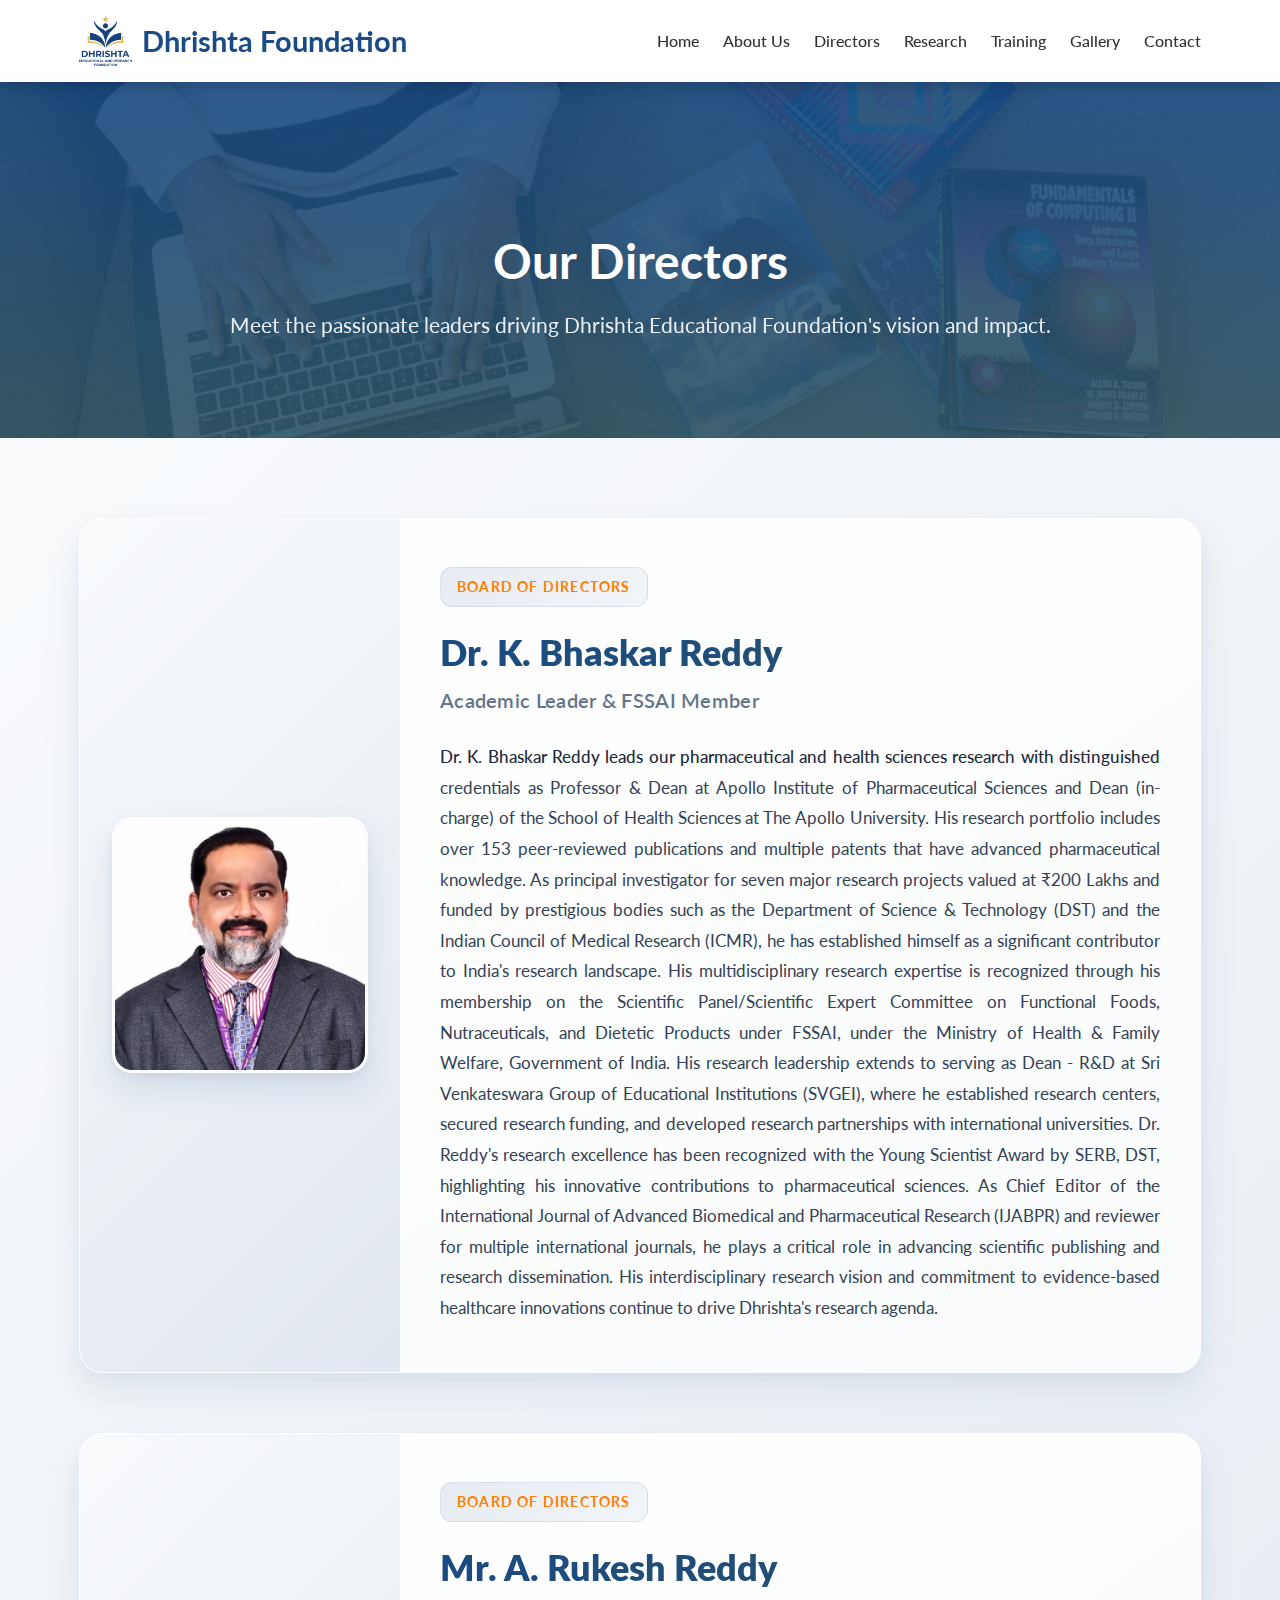
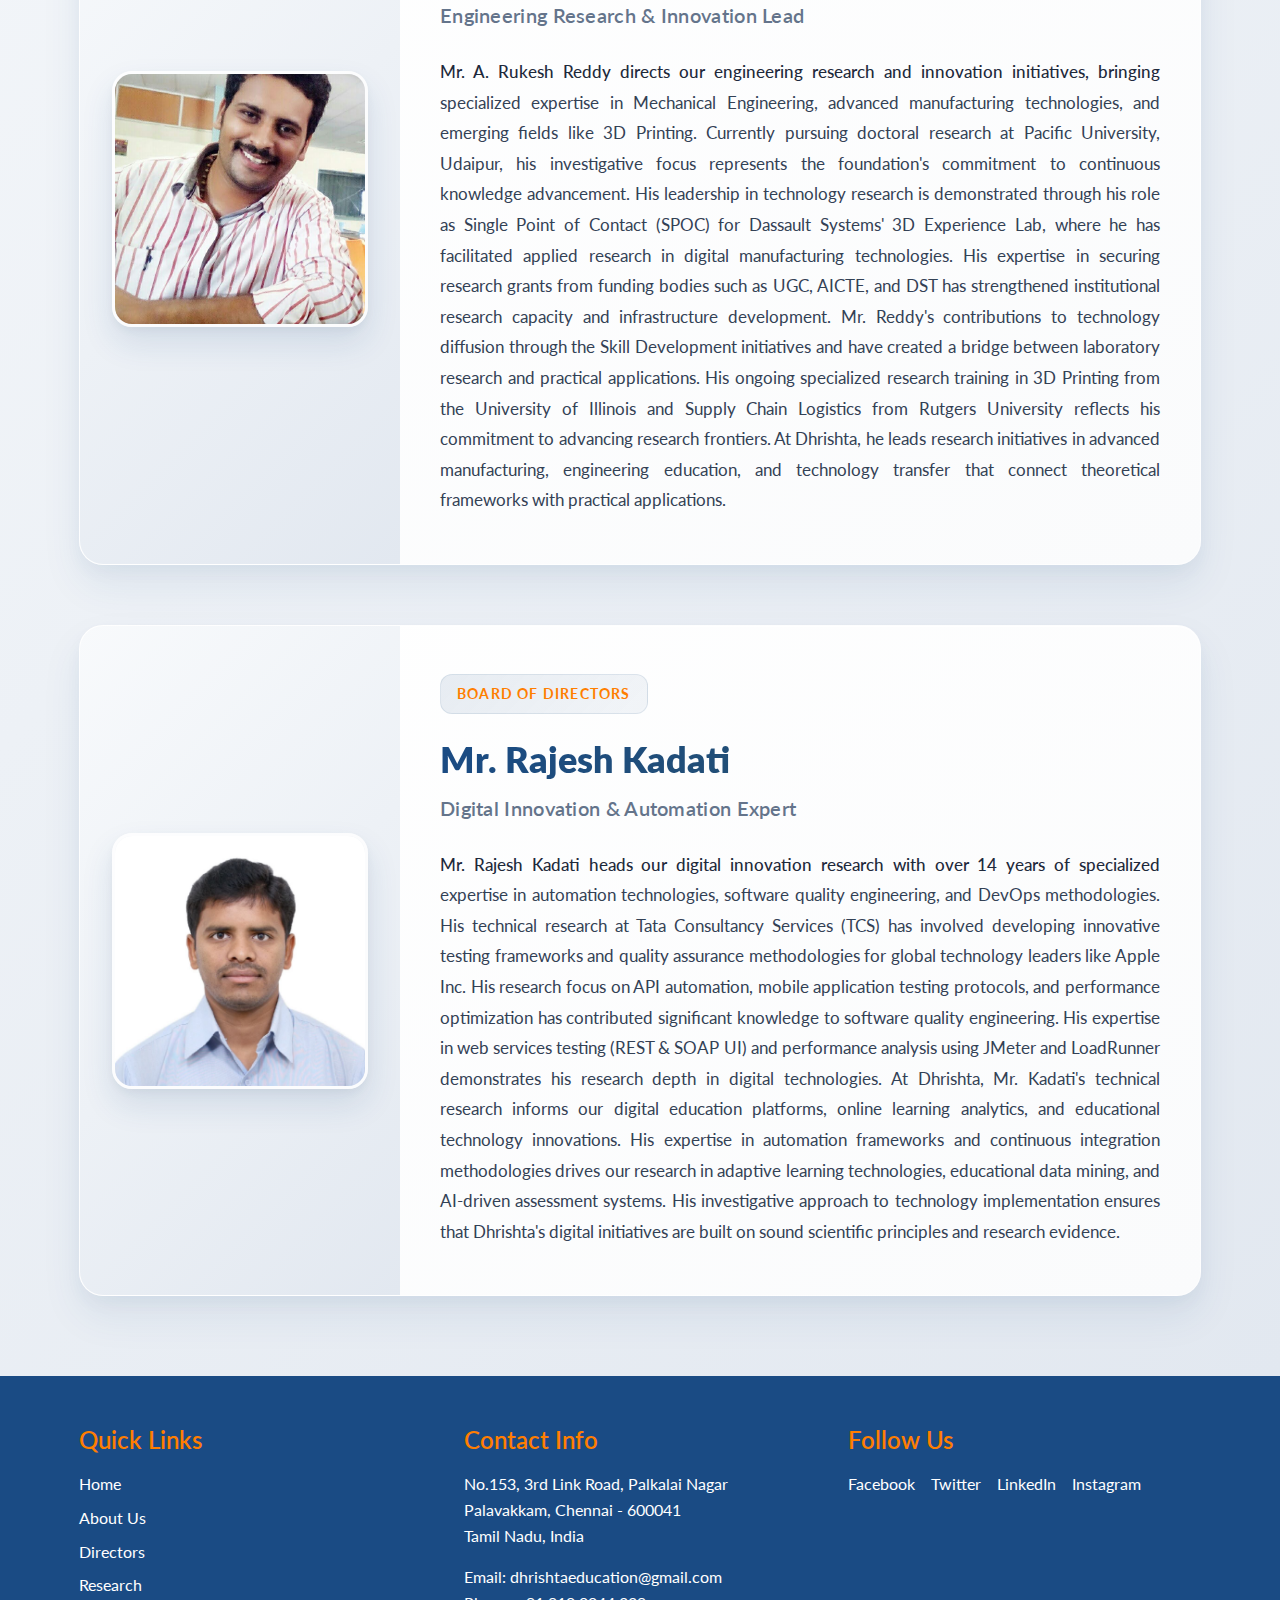
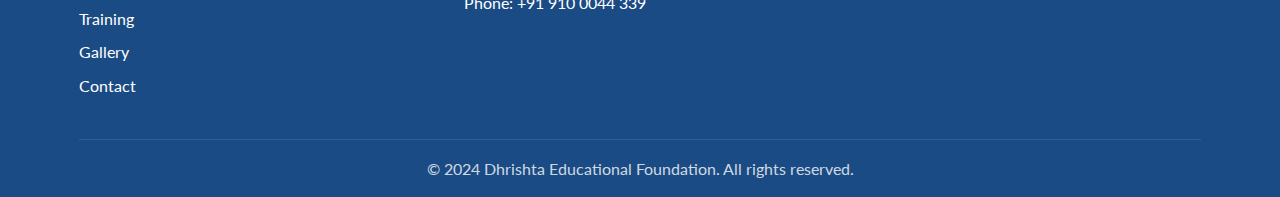
<file: directors/director.html>
<!DOCTYPE html>
<html lang="en">
<head>
    <meta charset="UTF-8">
    <meta name="viewport" content="width=device-width, initial-scale=1.0">
    <title>Directors - Dhrishta Educational Foundation</title>
    <link rel="icon" href="../assets/images/logo.png" type="image/png">
    <link rel="preconnect" href="https://fonts.googleapis.com">
    <link rel="preconnect" href="https://fonts.gstatic.com" crossorigin>
    <link href="https://fonts.googleapis.com/css2?family=Lato:wght@300;400;600;700&display=swap" rel="stylesheet">
    <link rel="stylesheet" href="../assets/css/global.css">
    <link rel="stylesheet" href="director.css">
</head>
<body>
    <nav id="navbar">
        <div class="container">
            <div class="nav-brand">
                <img src="../assets/images/logo.png" alt="logo" class="logo">
                <a href="../index.html">Dhrishta Foundation</a>
            </div>
            <ul class="nav-links">
                <li><a href="../index.html">Home</a></li>
                <li><a href="../about/about.html" class="active">About Us</a></li>
                <li><a href="director.html">Directors</a></li>
                <li><a href="../research/research.html">Research</a></li>
                <li><a href="../training/training.html">Training</a></li>
                <li><a href="../gallery/gallery.html">Gallery</a></li>
                <li><a href="../contact/contact.html">Contact</a></li>
            </ul>
            <button class="mobile-menu-btn">☰</button>
        </div>
    </nav>

    <section class="page-header">
        <div class="container">
            <h1>Our Directors</h1>
            <p>Meet the passionate leaders driving Dhrishta Educational Foundation's vision and impact.</p>
        </div>
    </section>

    <section class="directors-list">
        <div class="container" id="directors-container">
            <!-- Directors will be injected here by JS -->
        </div>
    </section>

    <footer>
        <div class="container">
            <div class="footer-content">
                <div class="footer-section">
                    <h3>Quick Links</h3>
                    <ul>
                        <li><a href="../index.html">Home</a></li>
                        <li><a href="../about/about.html">About Us</a></li>
                        <li><a href="director.html">Directors</a></li>
                        <li><a href="../research/research.html">Research</a></li>
                        <li><a href="../training/training.html">Training</a></li>
                        <li><a href="../gallery/gallery.html">Gallery</a></li>
                        <li><a href="../contact/contact.html">Contact</a></li>
                    </ul>
                </div>
                <div class="footer-section">
                    <h3>Contact Info</h3>
                    <p>No.153, 3rd Link Road, Palkalai Nagar<br>
                    Palavakkam, Chennai - 600041<br>
                    Tamil Nadu, India</p>
                    <p>Email: dhrishtaeducation@gmail.com<br>
                    Phone: +91 910 0044 339</p>
                </div>
                <div class="footer-section">
                    <h3>Follow Us</h3>
                    <div class="social-links">
                        <a href="#">Facebook</a>
                        <a href="#">Twitter</a>
                        <a href="#">LinkedIn</a>
                        <a href="#">Instagram</a>
                    </div>
                </div>
            </div>
            <div class="footer-bottom">
                <p class="copyright">&copy; 2024 Dhrishta Educational Foundation. All rights reserved.</p>
            </div>
        </div>
    </footer>
    
    <script src="../assets/js/global.js"></script>
    <script src="director.js"></script>
</body>
</html>
</file>
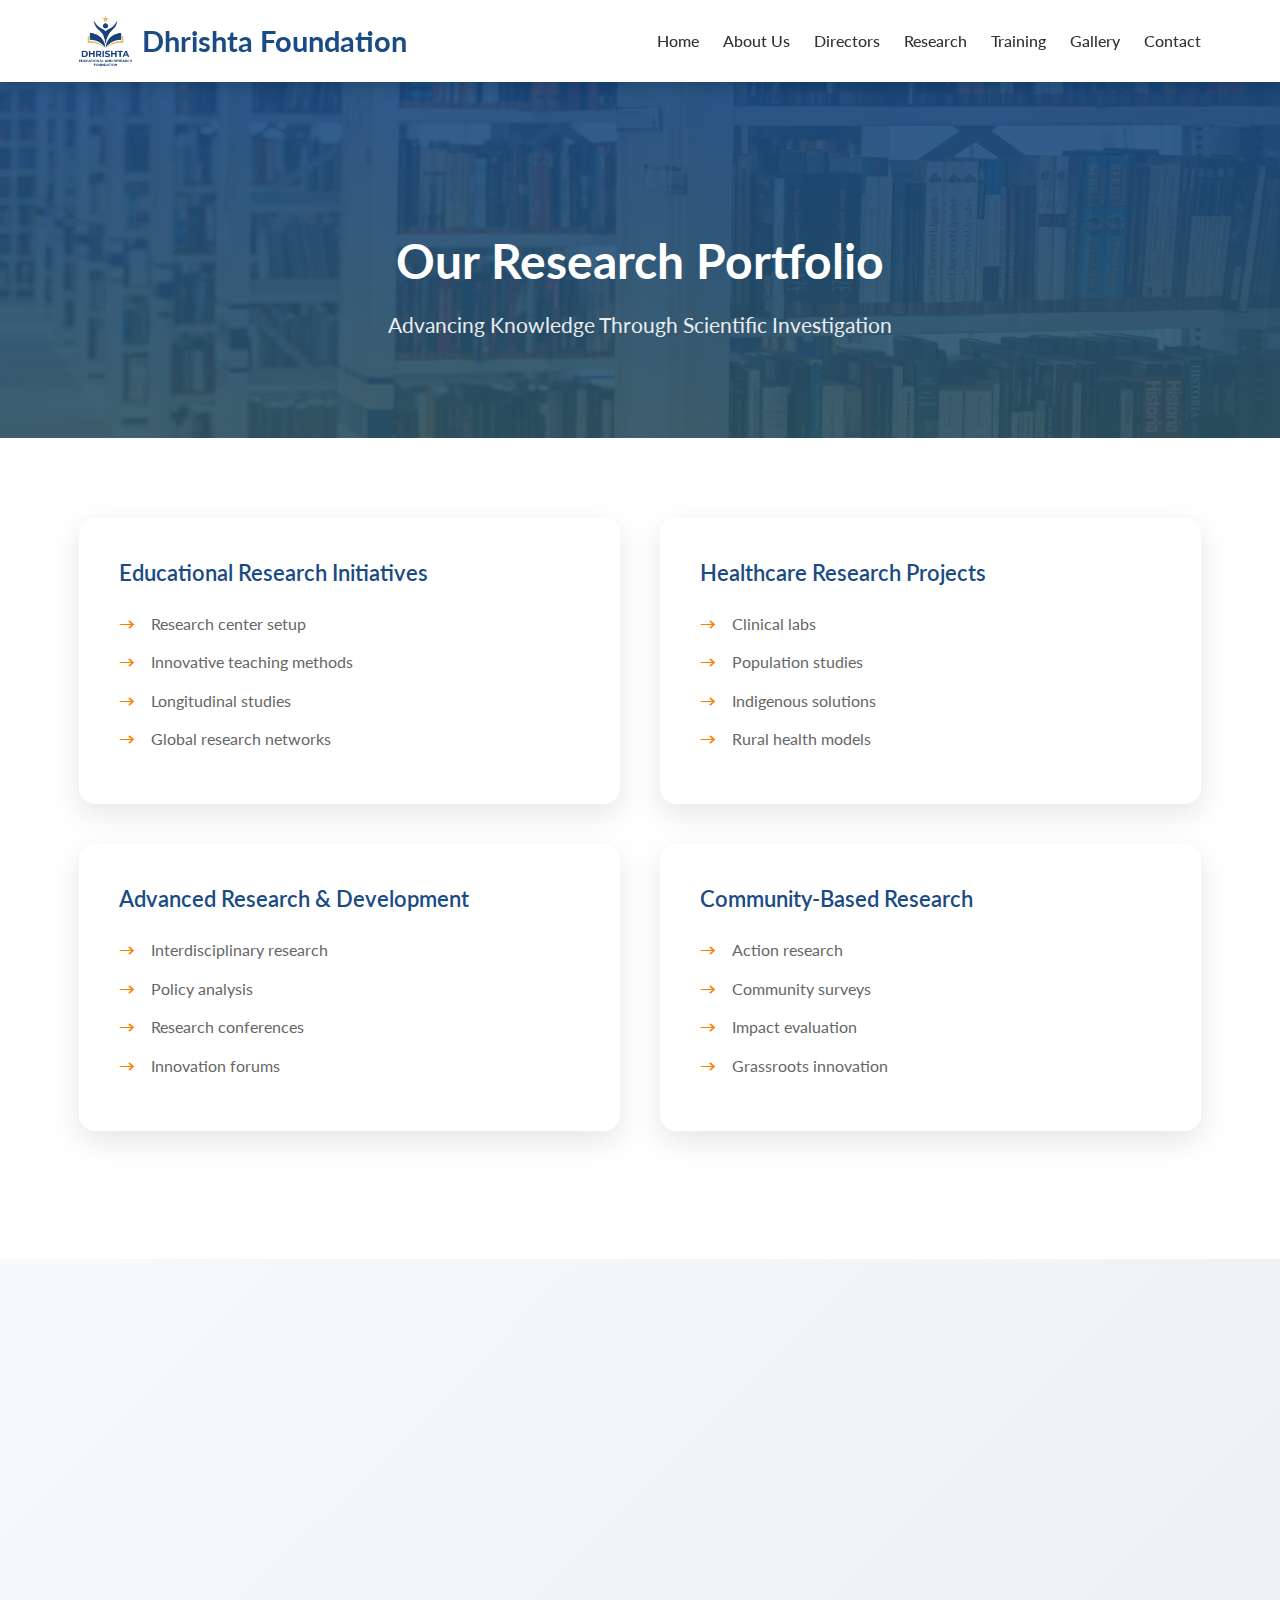
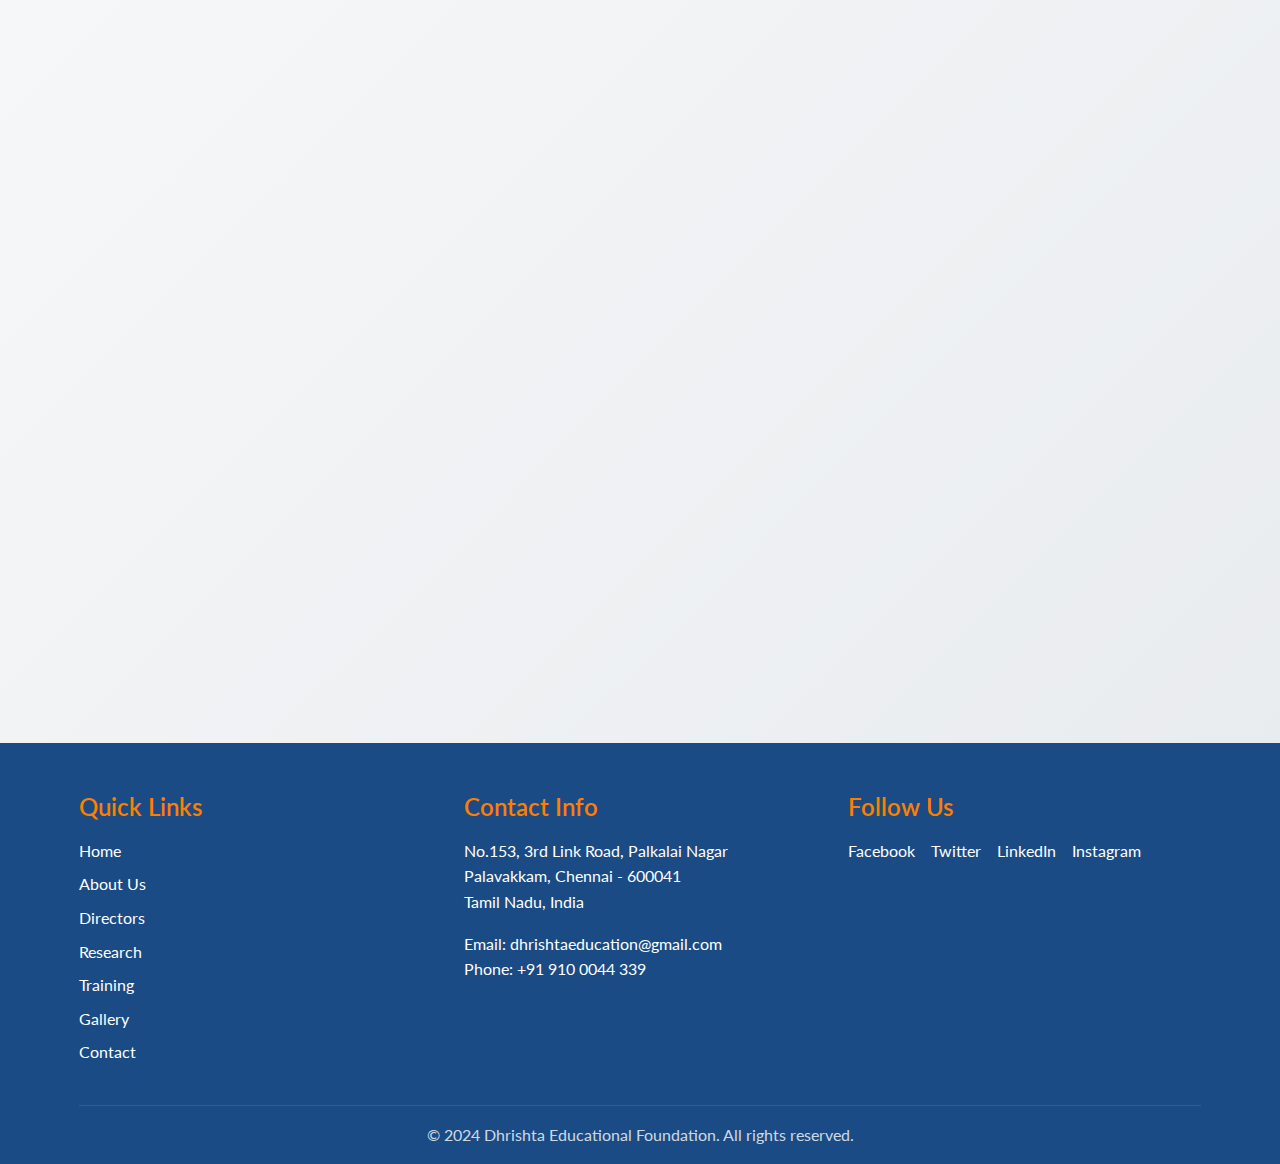
<file: research/research.html>
<!DOCTYPE html>
<html lang="en">
<head>
    <meta charset="UTF-8">
    <meta name="viewport" content="width=device-width, initial-scale=1.0">
    <title>Research - Dhrishta Educational Foundation</title>
    <link rel="icon" href="../assets/images/logo.png" type="image/png">
    <link rel="preconnect" href="https://fonts.googleapis.com">
    <link rel="preconnect" href="https://fonts.gstatic.com" crossorigin>
    <link href="https://fonts.googleapis.com/css2?family=Lato:wght@300;400;600;700&display=swap" rel="stylesheet">
    <link rel="stylesheet" href="../assets/css/global.css">
    <link rel="stylesheet" href="research.css">
</head>
<body>
    <nav id="navbar">
        <div class="container">
            <div class="nav-brand">
                <img src="../assets/images/logo.png" alt="logo" class="logo">
                <a href="../index.html">Dhrishta Foundation</a>
            </div>
            <ul class="nav-links">
                <li><a href="../index.html">Home</a></li>
                <li><a href="../about/about.html">About Us</a></li>
                <li><a href="../directors/director.html">Directors</a></li>
                <li><a href="research.html" class="active">Research</a></li>
                <li><a href="../training/training.html">Training</a></li>
                <li><a href="../gallery/gallery.html">Gallery</a></li>
                <li><a href="../contact/contact.html">Contact</a></li>
            </ul>
            <button class="mobile-menu-btn">☰</button>
        </div>
    </nav>

    <section class="page-header">
        <div class="container">
            <h1>Our Research Portfolio</h1>
            <p>Advancing Knowledge Through Scientific Investigation</p>
        </div>
    </section>

    <section class="section">
        <div class="container">
            <div class="research-grid">
                <!-- Research cards will be dynamically generated -->
            </div>
        </div>
    </section>

    <section class="research-impact section">
        <div class="container">
            <h2 class="section-title">Research Engagement</h2>
            <div class="research-impact-grid">
                <div class="research-impact-card animate-on-scroll">
                    <div class="impact-icon">🤝</div>
                    <h3>Research Partnerships</h3>
                    <p>Collaborate on research projects that investigate critical questions in education, healthcare, and social development. We welcome academic partnerships, industry research collaborations, and technology co-development initiatives.</p>
                </div>
                <div class="research-impact-card animate-on-scroll">
                    <div class="impact-icon">💰</div>
                    <h3>Research Funding</h3>
                    <p>Support our investigative work through research grants, endowments, and project-specific funding. Your contributions enable laboratory establishment, field studies, and the development of research-based interventions.</p>
                </div>
                <div class="research-impact-card animate-on-scroll">
                    <div class="impact-icon">👥</div>
                    <h3>Research Participation</h3>
                    <p>Share your expertise by joining our research teams as consultants, methodology advisors, or subject matter experts. Your knowledge can strengthen our research design and implementation.</p>
                </div>
                <div class="research-impact-card animate-on-scroll">
                    <div class="impact-icon">🚀</div>
                    <h3>Research Application</h3>
                    <p>Help translate our research findings into practice through pilot programs, technology transfer initiatives, and evidence-based interventions.</p>
                </div>
            </div>
        </div>
    </section>

    <!-- Research Modal -->
    <div id="researchModal" class="research-modal">
        <div class="research-modal-content">
            <span class="research-close-btn">&times;</span>
            <h2 class="modal-main-heading">Research Area Details</h2>
            <h3 id="research-modalTitle"></h3>
            <div id="research-modalBody"></div>
        </div>
    </div>

    <footer>
        <div class="container">
            <div class="footer-content">
                <div class="footer-section">
                    <h3>Quick Links</h3>
                    <ul>
                        <li><a href="../index.html">Home</a></li>
                        <li><a href="../about/about.html">About Us</a></li>
                        <li><a href="../directors/director.html">Directors</a></li>
                        <li><a href="research.html">Research</a></li>
                        <li><a href="../training/training.html">Training</a></li>
                        <li><a href="../gallery/gallery.html">Gallery</a></li>
                        <li><a href="../contact/contact.html">Contact</a></li>
                    </ul>
                </div>
                <div class="footer-section">
                    <h3>Contact Info</h3>
                    <p>No.153, 3rd Link Road, Palkalai Nagar<br>
                    Palavakkam, Chennai - 600041<br>
                    Tamil Nadu, India</p>
                    <p>Email: dhrishtaeducation@gmail.com<br>
                    Phone: +91 910 0044 339</p>
                </div>
                <div class="footer-section">
                    <h3>Follow Us</h3>
                    <div class="social-links">
                        <a href="#">Facebook</a>
                        <a href="#">Twitter</a>
                        <a href="#">LinkedIn</a>
                        <a href="#">Instagram</a>
                    </div>
                </div>
            </div>
            <div class="footer-bottom">
                <p class="copyright">&copy; 2024 Dhrishta Educational Foundation. All rights reserved.</p>
            </div>
        </div>
    </footer>
    
    <script src="../assets/js/global.js"></script>
    <script src="research.js"></script>
</body>
</html>
</file>
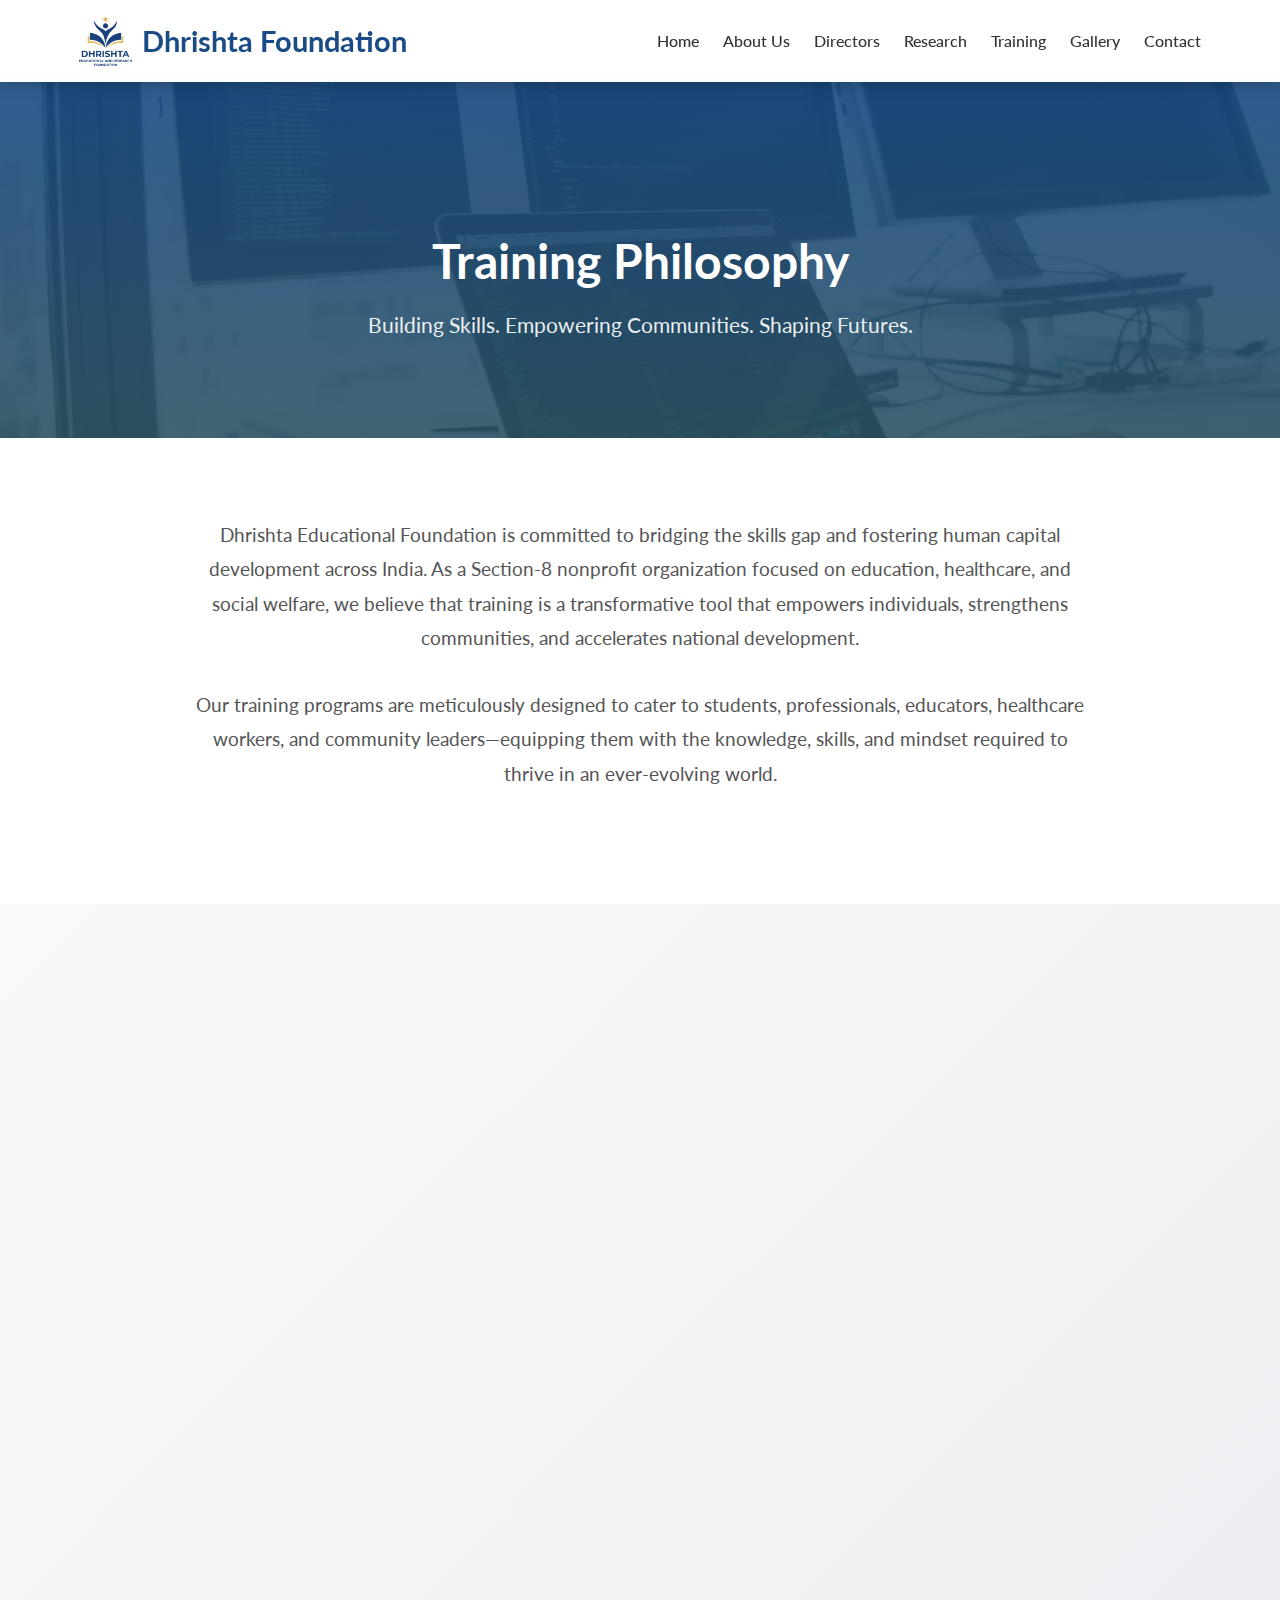
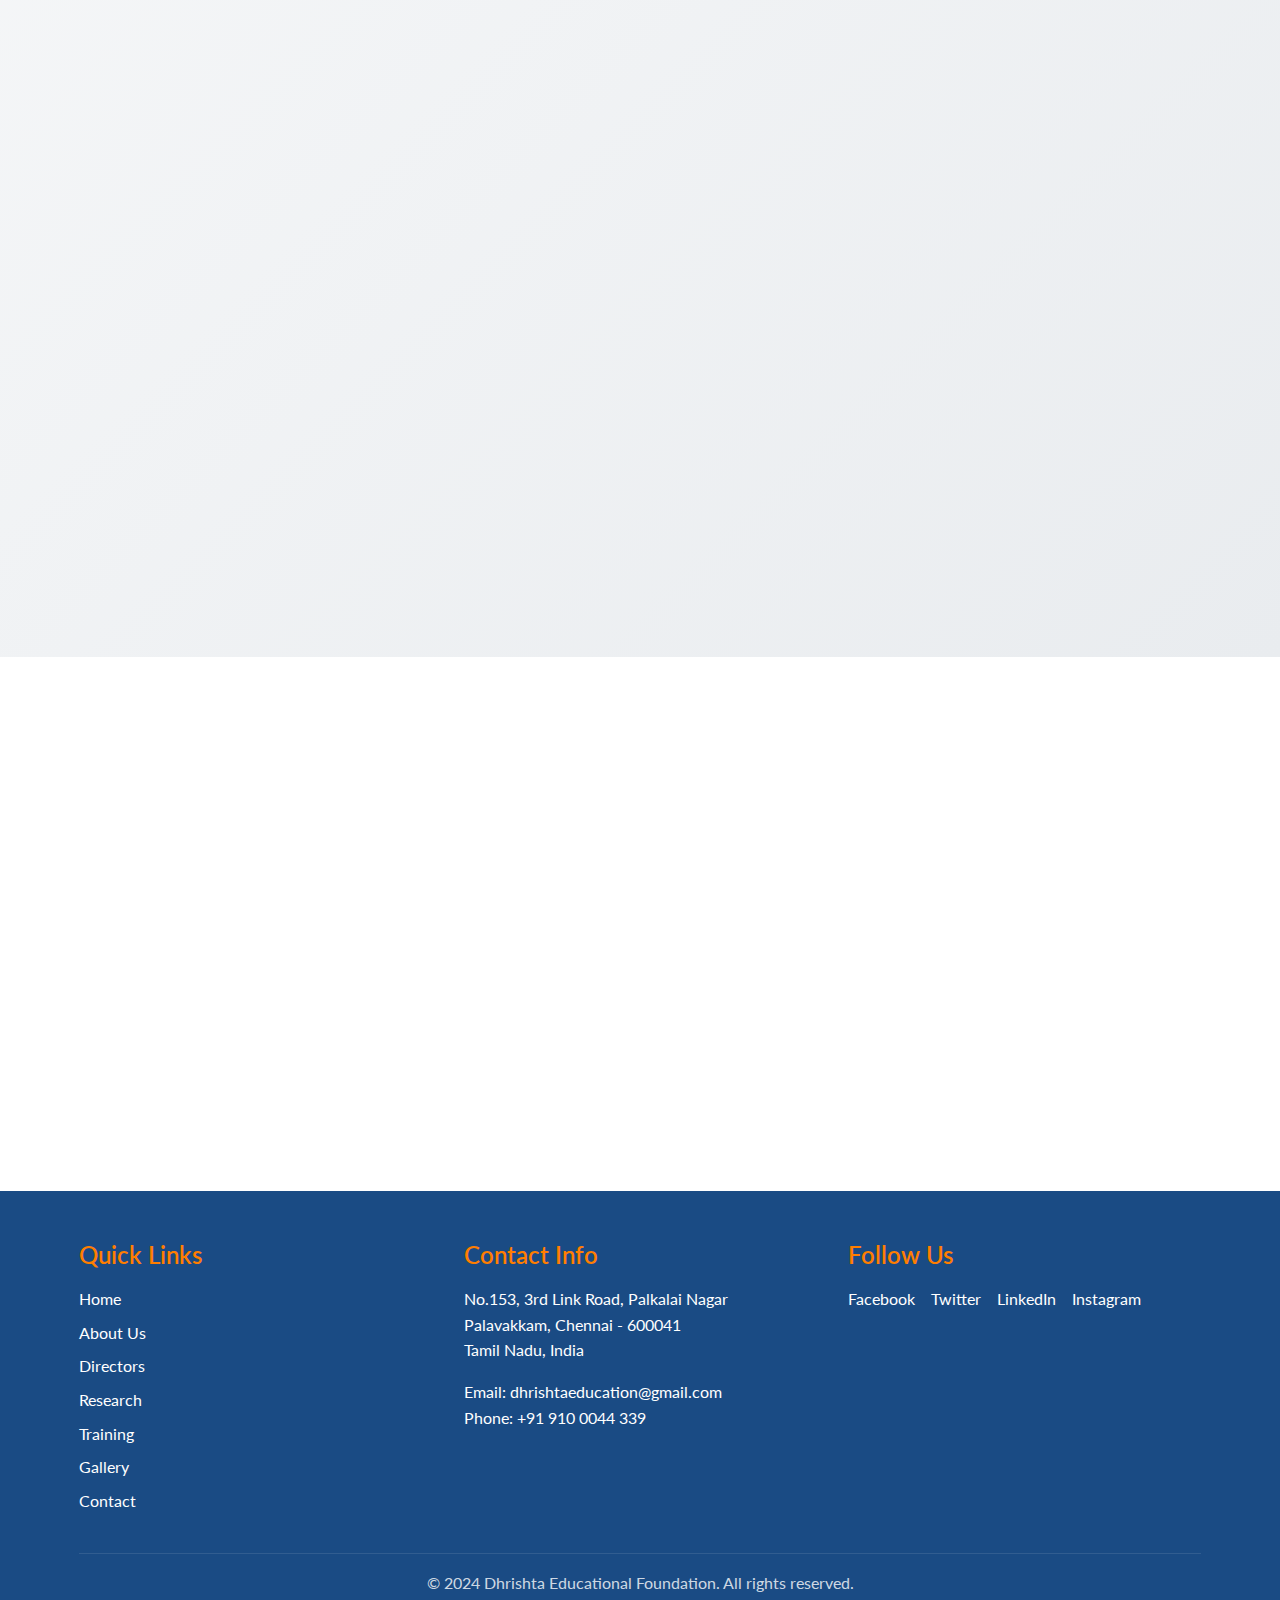
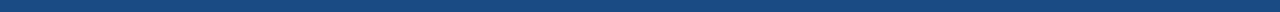
<file: training/training.html>
<!DOCTYPE html>
<html lang="en">
<head>
    <meta charset="UTF-8">
    <meta name="viewport" content="width=device-width, initial-scale=1.0">
    <title>Training - Dhrishta Educational Foundation</title>
    <link rel="icon" href="../assets/images/logo.png" type="image/png">
    <link rel="preconnect" href="https://fonts.googleapis.com">
    <link rel="preconnect" href="https://fonts.gstatic.com" crossorigin>
    <link href="https://fonts.googleapis.com/css2?family=Lato:wght@300;400;600;700&display=swap" rel="stylesheet">
    <link rel="stylesheet" href="../assets/css/global.css">
    <link rel="stylesheet" href="training.css">
</head>
<body>
    <nav id="navbar">
        <div class="container">
            <div class="nav-brand">
                <img src="../assets/images/logo.png" alt="logo" class="logo">
                <a href="../index.html">Dhrishta Foundation</a>
            </div>
            <ul class="nav-links">
                <li><a href="../index.html">Home</a></li>
                <li><a href="../about/about.html">About Us</a></li>
                <li><a href="../directors/director.html">Directors</a></li>
                <li><a href="../research/research.html">Research</a></li>
                <li><a href="training.html" class="active">Training</a></li>
                <li><a href="../gallery/gallery.html">Gallery</a></li>
                <li><a href="../contact/contact.html">Contact</a></li>
            </ul>
            <button class="mobile-menu-btn">☰</button>
        </div>
    </nav>

    <section class="page-header">
        <div class="container">
            <h1>Training Philosophy</h1>
            <p>Building Skills. Empowering Communities. Shaping Futures.</p>
        </div>
    </section>

    <section class="section">
        <div class="container">
            <div class="training-introduction">
                <div class="training-introduction-detail animate-on-scroll">
                    Dhrishta Educational Foundation is committed to bridging the skills gap and fostering human capital development across India. As a Section-8 nonprofit organization focused on education, healthcare, and social welfare, we believe that training is a transformative tool that empowers individuals, strengthens communities, and accelerates national development.
                </div>
                <div class="training-introduction-detail animate-on-scroll">
                    Our training programs are meticulously designed to cater to students, professionals, educators, healthcare workers, and community leaders—equipping them with the knowledge, skills, and mindset required to thrive in an ever-evolving world.
                </div>
            </div>
        </div>
    </section>

    <section class="section training-domains">
        <div class="container">
            <h2 class="section-title">Training Portfolio</h2>
            <div class="training-grid">
                <div class="training-card animate-on-scroll">
                    <div class="training-icon">🎓</div>
                    <h3>Education and Academic Excellence</h3>
                    <ul>
                        <li><strong>Faculty Development Programs (FDPs):</strong> Enhancing teaching effectiveness and academic innovation among educators.</li>
                        <li><strong>Innovative Teaching Methodologies:</strong> Introducing modern pedagogical tools for learner-centered education.</li>
                        <li><strong>Curriculum Design and OBE:</strong> Training faculty in outcome-based education and curriculum alignment with industry needs.</li>
                        <li><strong>Academic Leadership and Governance:</strong> Building leadership capabilities in academic planning and institutional management.</li>
                    </ul>
                </div>

                <div class="training-card animate-on-scroll">
                    <div class="training-icon">⚙️</div>
                    <h3>Skill Development and Industry 4.0</h3>
                    <ul>
                        <li><strong>CAD/CAM and 3D Printing:</strong> Offering hands-on skills in advanced design and manufacturing technologies.</li>
                        <li><strong>Digital Manufacturing & Simulation Tools:</strong> Training learners in software-driven production and virtual modeling.</li>
                        <li><strong>IoT, AI & Robotics:</strong> Introducing engineering students to intelligent systems and future-ready technologies.</li>
                        <li><strong>Employability Skills Workshops:</strong> Equipping youth with soft skills, career readiness, and personal branding strategies.</li>
                    </ul>
                </div>

                <div class="training-card animate-on-scroll">
                    <div class="training-icon">🏥</div>
                    <h3>Healthcare and Public Health</h3>
                    <ul>
                        <li><strong>Community Health Training:</strong> Educating volunteers in basic healthcare, hygiene, and outreach methods.</li>
                        <li><strong>First Aid & Emergency Response:</strong> Teaching life-saving interventions for immediate care in crisis situations.</li>
                        <li><strong>Hospital Administration:</strong> Building managerial skills for efficient healthcare delivery and patient services.</li>
                        <li><strong>Nutrition & Preventive Care:</strong> Promoting wellness through balanced nutrition and lifestyle education.</li>
                    </ul>
                </div>

                <div class="training-card animate-on-scroll">
                    <div class="training-icon">🌱</div>
                    <h3>Social Welfare and Community Development</h3>
                    <ul>
                        <li><strong>Rural Livelihood Training:</strong> Empowering rural communities with income-generating vocational skills.</li>
                        <li><strong>Women Empowerment Programs:</strong> Strengthening SHGs and promoting leadership among women.</li>
                        <li><strong>Entrepreneurship for Youth:</strong> Guiding aspiring entrepreneurs to develop, fund, and scale their ideas.</li>
                        <li><strong>Financial & Digital Literacy:</strong> Educating communities on banking, budgeting, and digital transactions.</li>
                    </ul>
                </div>
            </div>
        </div>
    </section>

    <section class="section training-approach">
        <div class="container">
            <div class="approach-grid">
                <div class="approach-section animate-on-scroll">
                    <h2 class="approach-title">Training Delivery & Approach</h2>
                    <div class="approach-card">
                        <ul>
                            <li><strong>Blended Learning:</strong> A mix of theory, practice, and digital engagement ensures effective learning outcomes.</li>
                            <li><strong>Expert-Led Sessions:</strong> Training delivered by experienced professionals and subject experts.</li>
                            <li><strong>Certifications & Recognition:</strong> Most programs offer joint certifications and digital credentials for career growth.</li>
                        </ul>
                    </div>
                </div>
                
                <div class="approach-section animate-on-scroll">
                    <h2 class="approach-title">Collaborations & Certifications</h2>
                    <div class="approach-card">
                        <p>Dhrishta collaborates with government agencies, academic institutions, corporates, and international bodies to ensure high-impact training. Select programs offer:</p>
                        <ul>
                            <li>Joint Certifications</li>
                            <li>Industry-endorsed Skill Badges</li>
                            <li>Internship and Placement Linkages</li>
                        </ul>
                    </div>
                </div>
            </div>
        </div>
    </section>

    <footer>
        <div class="container">
            <div class="footer-content">
                <div class="footer-section">
                    <h3>Quick Links</h3>
                    <ul>
                        <li><a href="../index.html">Home</a></li>
                        <li><a href="../about/about.html">About Us</a></li>
                        <li><a href="../directors/director.html">Directors</a></li>
                        <li><a href="../research/research.html">Research</a></li>
                        <li><a href="training.html">Training</a></li>
                        <li><a href="../gallery/gallery.html">Gallery</a></li>
                        <li><a href="../contact/contact.html">Contact</a></li>
                    </ul>
                </div>
                <div class="footer-section">
                    <h3>Contact Info</h3>
                    <p>No.153, 3rd Link Road, Palkalai Nagar<br>
                    Palavakkam, Chennai - 600041<br>
                    Tamil Nadu, India</p>
                    <p>Email: dhrishtaeducation@gmail.com<br>
                    Phone: +91 910 0044 339</p>
                </div>
                <div class="footer-section">
                    <h3>Follow Us</h3>
                    <div class="social-links">
                        <a href="#">Facebook</a>
                        <a href="#">Twitter</a>
                        <a href="#">LinkedIn</a>
                        <a href="#">Instagram</a>
                    </div>
                </div>
            </div>
            <div class="footer-bottom">
                <p class="copyright">&copy; 2024 Dhrishta Educational Foundation. All rights reserved.</p>
            </div>
        </div>
    </footer>
    
    <script src="../assets/js/global.js"></script>
    <script src="training.js"></script>
</body>
</html>
</file>
<file: assets/css/global.css>
/* Global Styles */
:root {
  --primary-color: #1a4b84;
  --secondary-color: #f8f9fa;
  --accent-color: #ff7e00;
  --text-color: #333;
  --light-text: #f8f9fa;
  --border-color: #e1e1e1;
  --shadow: 0 3px 15px rgba(0, 0, 0, 0.2);
  --transition-speed: 0.4s;
}

* {
  margin: 0;
  padding: 0;
  box-sizing: border-box;
}

body {
  font-family: 'Lato', sans-serif;
  line-height: 1.6;
  color: var(--text-color);
  overflow-x: hidden;
  background-color: #ffffff;
}

.container {
  width: 90%;
  max-width: 1200px;
  margin: 0 auto;
  padding: 0 15px;
}

h1, h2, h3, h4 {
  margin-bottom: 1rem;
  line-height: 1.3;
}

h1 {
  font-size: 2.5rem;
  font-weight: 700;
}

h2 {
  font-size: 2rem;
  text-align: center;
  margin-bottom: 2rem;
  position: relative;
  font-weight: 700;
}

.section-subtitle {
  text-align: center;
  font-size: 1.3rem;
  color: #666;
  margin-bottom: 3rem;
  font-style: italic;
}

.section-title {
  position: relative;
  padding-bottom: 15px;
  margin-bottom: 40px;
  opacity: 0;
  transform: translateY(20px);
  transition: opacity 0.6s ease, transform 0.6s ease;
}

.section-title:after {
  content: '';
  display: block;
  width: 70px;
  height: 3px;
  background: var(--accent-color);
  position: absolute;
  bottom: 0;
  left: 50%;
  transform: translateX(-50%);
}

h3 {
  font-size: 1.5rem;
  font-weight: 600;
}

p {
  margin-bottom: 1rem;
}

ul {
  list-style: none;
}

a {
  text-decoration: none;
  color: inherit;
}

.section {
  padding: 5rem 0;
  position: relative;
}

.section:nth-child(even) {
  background-color: #f5f8fa;
}

/* About Section Styles */
.about-content {
  display: grid;
  grid-template-columns: repeat(auto-fit, minmax(350px, 1fr));
  gap: 2rem;
  margin-bottom: 4rem;
}

.about-card {
  background: white;
  padding: 2.5rem;
  border-radius: 16px;
  box-shadow: 0 10px 30px rgba(0, 0, 0, 0.1);
  transition: all var(--transition-speed) ease;
  opacity: 0;
  transform: translateY(30px);
  position: relative;
  overflow: hidden;
  text-align: center;
}

.about-card.animate-in {
  opacity: 1;
  transform: translateY(0);
}

.about-card:hover {
  transform: translateY(-10px);
  box-shadow: 0 20px 40px rgba(0, 0, 0, 0.15);
}

.about-card:before {
  content: '';
  position: absolute;
  top: 0;
  left: 0;
  right: 0;
  height: 4px;
  background: linear-gradient(90deg, var(--accent-color), var(--primary-color));
  transform: scaleX(0);
  transition: transform var(--transition-speed) ease;
}

.about-card:hover:before {
  transform: scaleX(1);
}

.card-icon {
  font-size: 3rem;
  margin-bottom: 1.5rem;
  display: block;
}

.about-card h3 {
  color: var(--primary-color);
  margin-bottom: 1.5rem;
  font-size: 1.4rem;
}

.about-card p {
  color: #666;
  line-height: 1.7;
  text-align: left;
}

/* Vision Mission Section */
.vision-mission-section {
  display: grid;
  grid-template-columns: repeat(auto-fit, minmax(400px, 1fr));
  gap: 3rem;
}

.vision-mission-card {
  background: linear-gradient(135deg, #f8f9fa, #e9ecef);
  padding: 2.5rem;
  border-radius: 16px;
  box-shadow: 0 10px 30px rgba(0, 0, 0, 0.1);
  transition: all var(--transition-speed) ease;
  opacity: 0;
  transform: translateY(30px);
  position: relative;
  overflow: hidden;
  text-align: center;
}

.vision-mission-card.animate-in {
  opacity: 1;
  transform: translateY(0);
}

.vision-mission-card:hover {
  transform: translateY(-10px);
  box-shadow: 0 20px 40px rgba(0, 0, 0, 0.15);
}

.vision-mission-card:before {
  content: '';
  position: absolute;
  top: 0;
  left: 0;
  width: 4px;
  height: 0;
  background: linear-gradient(180deg, var(--accent-color), var(--primary-color));
  transition: height var(--transition-speed) ease;
}

.vision-mission-card:hover:before {
  height: 100%;
}

.vision-mission-card h3 {
  color: var(--primary-color);
  margin-bottom: 1.5rem;
  font-size: 1.4rem;
}

.vision-mission-card p {
  color: #666;
  line-height: 1.7;
  text-align: left;
  margin-bottom: 1.5rem;
}

.vision-mission-card ul {
  list-style: none;
  padding-left: 0;
  text-align: left;
}

.vision-mission-card ul li {
  margin-bottom: 1rem;
  padding-left: 1.5rem;
  position: relative;
  color: #666;
  line-height: 1.6;
}

.vision-mission-card ul li:before {
  content: "✓";
  color: var(--accent-color);
  font-weight: bold;
  position: absolute;
  left: 0;
}

.cta-button {
  display: inline-block;
  background-color: var(--accent-color);
  color: white;
  padding: 12px 28px;
  border-radius: 30px;
  font-weight: 700;
  transition: all var(--transition-speed) ease;
  margin: 0.5rem;
  border: none;
  cursor: pointer;
  box-shadow: 0 4px 10px rgba(255, 126, 0, 0.2);
}

.cta-button:hover {
  background-color: #e67200;
  transform: translateY(-3px);
  box-shadow: 0 6px 15px rgba(255, 126, 0, 0.3);
}

.cta-button.secondary {
  background-color: transparent;
  color: var(--accent-color);
  border: 2px solid var(--accent-color);
}

.cta-button.secondary:hover {
  background-color: var(--accent-color);
  color: white;
}

/* Navigation */
#navbar {
  position: fixed;
  top: 0;
  left: 0;
  width: 100%;
  background-color: rgba(255, 255, 255, 0.95);
  backdrop-filter: blur(10px);
  box-shadow: var(--shadow);
  z-index: 1000;
  transition: all var(--transition-speed) ease;
  padding: 1rem 0;
}

.nav-brand {
  display: flex;
  align-items: center;
  font-size: 1.8rem;
  font-weight: bold;
  color: var(--primary-color);
}

.nav-brand .logo {
  height: 50px;
  width: auto;
  margin-right: 10px;
}

#navbar.navbar-hidden {
  transform: translateY(-100%);
}

#navbar.navbar-scrolled {
  padding: 0.5rem 0;
  background-color: rgba(255, 255, 255, 0.98);
  box-shadow: 0 4px 10px rgba(0, 0, 0, 0.1);
}

#navbar .container {
  display: flex;
  justify-content: space-between;
  align-items: center;
}

.nav-brand:hover {
  color: var(--accent-color);
}

.nav-links {
  display: flex;
  gap: 1.5rem;
}

.nav-links li a {
  font-weight: 500;
  transition: color var(--transition-speed) ease;
  position: relative;
  padding: 5px 0;
}

.nav-links li a:after {
  content: '';
  position: absolute;
  width: 0;
  height: 2px;
  bottom: 0;
  left: 0;
  background-color: var(--accent-color);
  transition: width var(--transition-speed) ease;
}

.nav-links li a:hover {
  color: var(--accent-color);
}

.nav-links li a:hover:after {
  width: 100%;
}

.mobile-menu-btn {
  display: none;
  background: none;
  border: none;
  font-size: 1.5rem;
  cursor: pointer;
  color: var(--primary-color);
}

/* Stats Section */
.stats-section {
  background: linear-gradient(to right, #0f2027, #203a43, #2c5364);
  color: white;
  padding: 5rem 2rem;
}

.stats-grid {
  display: grid;
  grid-template-columns: repeat(auto-fit, minmax(200px, 1fr));
  gap: 2rem;
  text-align: center;
}

.stats-item {
  opacity: 0;
  transform: translateY(20px);
  transition: all var(--transition-speed) ease;
}

.stats-item.animate-in {
  opacity: 1;
  transform: translateY(0);
}

.stats-number {
  font-size: 2.5rem;
  font-weight: bold;
  color: var(--accent-color);
}

.stats-label {
  font-size: 1.2rem;
  margin-top: 0.5rem;
}

/* Footer */
footer {
  background-color: var(--primary-color);
  color: white;
  padding: 3rem 0 1rem;
}

.footer-content {
  display: grid;
  grid-template-columns: repeat(auto-fit, minmax(250px, 1fr));
  gap: 2rem;
  margin-bottom: 2rem;
}

.footer-section h3 {
  color: var(--accent-color);
  margin-bottom: 1rem;
}

.footer-section ul li {
  margin-bottom: 0.5rem;
}

.footer-section a {
  color: white;
  transition: color var(--transition-speed) ease;
}

.footer-section a:hover {
  color: var(--accent-color);
}

.social-links {
  display: flex;
  gap: 1rem;
  flex-wrap: wrap;
}

.social-links a {
  color: white;
  text-decoration: none;
  transition: color var(--transition-speed) ease;
}

.social-links a:hover {
  color: var(--accent-color);
}

.footer-bottom {
  border-top: 1px solid rgba(255, 255, 255, 0.1);
  padding-top: 1rem;
  text-align: center;
}

.copyright {
  margin: 0;
  color: rgba(255, 255, 255, 0.8);
}

/* Animation Classes */
.animate-in {
  opacity: 1 !important;
  transform: translateY(0) !important;
}

/* Responsive Design */
@media (max-width: 768px) {
  h1 {
    font-size: 2rem;
  }

  h2 {
    font-size: 1.8rem;
  }
  
  .section-subtitle {
    font-size: 1.1rem;
  }

  .nav-brand {
    font-size: 1.4rem;
  }

  .nav-brand .logo {
    height: 40px;
  }

  .nav-links {
    display: none;
    position: absolute;
    top: 100%;
    left: 0;
    width: 100%;
    background-color: rgba(255, 255, 255, 0.98);
    backdrop-filter: blur(10px);
    flex-direction: column;
    padding: 1rem 0;
    box-shadow: var(--shadow);
  }

  .nav-links.active {
    display: flex;
  }

  .nav-links li {
    padding: 0.5rem 2rem;
  }

  .mobile-menu-btn {
    display: block;
  }

  .container {
    width: 95%;
    padding: 0 10px;
  }

  .section {
    padding: 3rem 0;
  }
  
  .about-content {
    grid-template-columns: 1fr;
    gap: 1.5rem;
  }
  
  .about-card {
    padding: 2rem;
  }
  
  .vision-mission-section {
    grid-template-columns: 1fr;
    gap: 2rem;
  }
  
  .vision-mission-card {
    padding: 2rem;
  }

  .stats-grid {
    grid-template-columns: repeat(2, 1fr);
    gap: 1rem;
  }

  .footer-content {
    grid-template-columns: 1fr;
    text-align: center;
  }

  .social-links {
    justify-content: center;
  }
}

@media (max-width: 480px) {
  .stats-grid {
    grid-template-columns: 1fr;
  }
  
  .cta-button {
    display: block;
    margin: 0.5rem auto;
    text-align: center;
  }
}
</file>
<file: directors/director.css>
.page-header {
    background: linear-gradient(rgba(26, 75, 132, 0.9), rgba(44, 83, 100, 0.9)), url("../assets/images/background_images/user_with_laptop.jpeg") no-repeat center center/cover;
    color: white;
    text-align: center;
    padding: 150px 0 80px;
    margin-top: 80px;
}
  
.page-header h1 {
    font-size: 3rem;
    margin-bottom: 1rem;
}

.page-header p {
    font-size: 1.3rem;
    opacity: 0.9;
}

.directors-list {
    background: linear-gradient(135deg, #f8fafc 0%, #e2e8f0 100%);
    padding: 80px 0;
    position: relative;
}

.directors-list::before {
    content: '';
    position: absolute;
    top: 0;
    left: 0;
    right: 0;
    bottom: 0;
    background: url('data:image/svg+xml,<svg xmlns="http://www.w3.org/2000/svg" viewBox="0 0 100 100"><defs><pattern id="grain" width="100" height="100" patternUnits="userSpaceOnUse"><circle cx="25" cy="25" r="0.5" fill="%23ffffff" opacity="0.05"/><circle cx="75" cy="75" r="0.5" fill="%23ffffff" opacity="0.05"/><circle cx="50" cy="10" r="0.3" fill="%23ffffff" opacity="0.03"/><circle cx="10" cy="90" r="0.3" fill="%23ffffff" opacity="0.03"/></pattern></defs><rect width="100" height="100" fill="url(%23grain)"/></svg>');
    pointer-events: none;
}

.directors-list .container {
    display: flex;
    flex-direction: column;
    gap: 60px;
    max-width: 1400px;
    margin: 0 auto;
    position: relative;
    z-index: 1;
}

.director-card {
    display: flex;
    flex-direction: row;
    background: linear-gradient(145deg, #ffffff 0%, #fafbfc 100%);
    border-radius: 24px;
    box-shadow: 
        0 20px 40px rgba(26, 75, 132, 0.08),
        0 8px 16px rgba(26, 75, 132, 0.04),
        inset 0 1px 0 rgba(255, 255, 255, 0.8);
    overflow: hidden;
    position: relative;
    transition: all 0.4s cubic-bezier(0.4, 0, 0.2, 1);
    opacity: 1;
    border: 1px solid rgba(255, 255, 255, 0.6);
}

.director-card::before {
    content: '';
    position: absolute;
    top: 0;
    left: 0;
    right: 0;
    height: 6px;
    background: linear-gradient(135deg, #1a4b84 0%, #2c5364 50%, #0f3460 100%);
    transform: scaleX(0);
    transform-origin: left;
    transition: transform 0.5s cubic-bezier(0.4, 0, 0.2, 1);
}

.director-card::after {
    content: '';
    position: absolute;
    top: 0;
    left: 0;
    right: 0;
    bottom: 0;
    background: linear-gradient(135deg, rgba(26, 75, 132, 0.02) 0%, rgba(44, 83, 100, 0.02) 100%);
    opacity: 0;
    transition: opacity 0.4s ease;
    pointer-events: none;
}

.director-card:hover {
    transform: translateY(-12px) scale(1.02);
    box-shadow: 
        0 32px 64px rgba(26, 75, 132, 0.15),
        0 16px 32px rgba(26, 75, 132, 0.08),
        inset 0 1px 0 rgba(255, 255, 255, 0.9);
    border-color: rgba(26, 75, 132, 0.1);
}

.director-card:hover::before {
    transform: scaleX(1);
}

.director-card:hover::after {
    opacity: 1;
}

.director-img-wrap {
    flex: 0 0 320px;
    background: linear-gradient(135deg, #f8fafc 0%, #e2e8f0 100%);
    display: flex;
    align-items: center;
    justify-content: center;
    padding: 32px;
    position: relative;
    overflow: hidden;
}

.director-img-wrap::before {
    content: '';
    position: absolute;
    top: -50%;
    left: -50%;
    width: 200%;
    height: 200%;
    background: radial-gradient(circle, rgba(26, 75, 132, 0.05) 0%, transparent 70%);
    opacity: 0;
    transition: opacity 0.4s ease;
}

.director-card:hover .director-img-wrap::before {
    opacity: 1;
}

.director-img {
    width: 256px;
    height: 256px;
    border-radius: 20px;
    object-fit: cover;
    transition: all 0.4s cubic-bezier(0.4, 0, 0.2, 1);
    box-shadow: 
        0 16px 32px rgba(26, 75, 132, 0.12),
        0 4px 8px rgba(0, 0, 0, 0.04);
    border: 3px solid rgba(255, 255, 255, 0.8);
    position: relative;
    z-index: 2;
}

.director-card:hover .director-img {
    transform: scale(1.08) rotate(2deg);
    box-shadow: 
        0 24px 48px rgba(26, 75, 132, 0.18),
        0 8px 16px rgba(0, 0, 0, 0.06);
    border-color: rgba(26, 75, 132, 0.2);
}

.director-info {
    flex: 1;
    padding: 48px 40px;
    display: flex;
    flex-direction: column;
    justify-content: center;
    position: relative;
}

.director-label {
    font-size: 0.875rem;
    font-weight: 700;
    color: var(--accent-color);
    background: linear-gradient(135deg, rgba(26, 75, 132, 0.1) 0%, rgba(26, 75, 132, 0.05) 100%);
    display: inline-block;
    padding: 8px 16px;
    border-radius: 12px;
    margin-bottom: 24px;
    letter-spacing: 1.2px;
    text-transform: uppercase;
    border: 1px solid rgba(26, 75, 132, 0.1);
    transition: all 0.3s ease;
    align-self: flex-start;
}

.director-card:hover .director-label {
    background: linear-gradient(135deg, rgba(26, 75, 132, 0.15) 0%, rgba(26, 75, 132, 0.08) 100%);
    border-color: rgba(26, 75, 132, 0.2);
    transform: translateX(4px);
}

.director-name {
    font-size: 2.25rem;
    font-weight: 800;
    color: #1a4b84;
    margin-bottom: 12px;
    line-height: 1.2;
    background: linear-gradient(135deg, #1a4b84 0%, #2c5364 100%);
    -webkit-background-clip: text;
    -webkit-text-fill-color: transparent;
    background-clip: text;
    transition: all 0.3s ease;
}

.director-card:hover .director-name {
    transform: translateX(4px);
}

.director-title {
    font-size: 1.25rem;
    color: #64748b;
    font-weight: 600;
    margin-bottom: 28px;
    letter-spacing: 0.3px;
    line-height: 1.4;
    transition: all 0.3s ease;
}

.director-card:hover .director-title {
    color: #475569;
    transform: translateX(4px);
}

.director-description {
    font-size: 1.0625rem;
    color: #334155;
    line-height: 1.8;
    text-align: justify;
    margin: 0;
    transition: all 0.3s ease;
    position: relative;
}

.director-description::first-line {
    font-weight: 500;
    color: #1e293b;
}

.director-card:hover .director-description {
    color: #1e293b;
    transform: translateX(4px);
}

/* Responsive Design */
@media (max-width: 1024px) {
    .director-img-wrap {
        flex: 0 0 280px;
        padding: 24px;
    }
    
    .director-img {
        width: 220px;
        height: 220px;
    }
    
    .director-info {
        padding: 40px 32px;
    }
    
    .director-name {
        font-size: 2rem;
    }
}

@media (max-width: 900px) {
    .directors-list {
        padding: 60px 0;
    }
    
    .directors-list .container {
        gap: 40px;
        padding: 0 20px;
    }
    
    .director-card {
        flex-direction: column;
        align-items: center;
        border-radius: 20px;
    }
    
    .director-img-wrap {
        width: 100%;
        padding: 32px 24px 16px;
        flex: none;
    }
    
    .director-img {
        width: 200px;
        height: 200px;
    }
    
    .director-info {
        padding: 16px 24px 32px;
        align-items: center;
        text-align: center;
    }
    
    .director-label {
        align-self: center;
    }
    
    .director-name {
        font-size: 1.75rem;
        text-align: center;
    }
    
    .director-title {
        text-align: center;
        font-size: 1.125rem;
    }
    
    .director-description {
        text-align: center;
        font-size: 1rem;
        line-height: 1.7;
    }
}

@media (max-width: 640px) {
    .page-header {
        padding: 120px 0 60px;
    }
    
    .page-header h1 {
        font-size: 2.25rem;
    }
    
    .page-header p {
        font-size: 1.125rem;
    }
    
    .directors-list {
        padding: 40px 0;
    }
    
    .directors-list .container {
        gap: 32px;
        padding: 0 16px;
    }
    
    .director-card {
        border-radius: 16px;
    }
    
    .director-img-wrap {
        padding: 24px 16px 12px;
    }
    
    .director-img {
        width: 160px;
        height: 160px;
        border-radius: 16px;
    }
    
    .director-info {
        padding: 12px 20px 24px;
    }
    
    .director-name {
        font-size: 1.5rem;
    }
    
    .director-title {
        font-size: 1rem;
        margin-bottom: 20px;
    }
    
    .director-description {
        font-size: 0.9375rem;
        line-height: 1.6;
    }
}
</file>
<file: research/research.css>
/* Research Page Specific Styles */

.page-header {
  background: linear-gradient(rgba(26, 75, 132, 0.9), rgba(44, 83, 100, 0.9)), url("../assets/images/background_images/bg_research_leader.jpeg") no-repeat center center/cover;
  color: white;
  text-align: center;
  padding: 150px 0 80px;
  margin-top: 80px;
}

.page-header h1 {
  font-size: 3rem;
  margin-bottom: 1rem;
}

.page-header p {
  font-size: 1.3rem;
  opacity: 0.9;
}

/* Research Grid */
.research-grid {
  display: grid;
  grid-template-columns: repeat(auto-fit, minmax(400px, 1fr));
  gap: 2.5rem;
  margin-bottom: 3rem;
}

.research-area {
  background: white;
  padding: 2.5rem;
  border-radius: 16px;
  box-shadow: 0 10px 30px rgba(0, 0, 0, 0.1);
  transition: all var(--transition-speed) ease;
  opacity: 0;
  transform: translateY(30px);
  position: relative;
  overflow: hidden;
  cursor: pointer;
}

.research-area.animate-in {
  opacity: 1;
  transform: translateY(0);
}

.research-area:hover {
  transform: translateY(-15px);
  box-shadow: 0 25px 50px rgba(0, 0, 0, 0.15);
}

.research-area:before {
  content: '';
  position: absolute;
  top: 0;
  left: 0;
  width: 5px;
  height: 0;
  background: linear-gradient(180deg, var(--accent-color), var(--primary-color));
  transition: height var(--transition-speed) ease;
}

.research-area:hover:before {
  height: 100%;
}

.research-area h3 {
  color: var(--primary-color);
  margin-bottom: 1.5rem;
  font-size: 1.4rem;
  transition: color var(--transition-speed) ease;
}

.research-area:hover h3 {
  color: var(--accent-color);
}

.research-area ul {
  list-style: none;
  padding-left: 0;
}

.research-area ul li {
  margin-bottom: 0.8rem;
  position: relative;
  padding-left: 2rem;
  transition: all var(--transition-speed) ease;
  color: #666;
}

.research-area:hover ul li {
  transform: translateX(10px);
  color: #333;
}

.research-area ul li:before {
  content: "→";
  color: var(--accent-color);
  position: absolute;
  left: 0;
  font-weight: bold;
  transition: all var(--transition-speed) ease;
}

.research-area:hover ul li:before {
  content: "✓";
  color: var(--primary-color);
}

/* Research Impact Section */
.research-impact {
  background: linear-gradient(135deg, #f8f9fa, #e9ecef);
}

.research-impact-grid {
  display: grid;
  grid-template-columns: repeat(auto-fit, minmax(300px, 1fr));
  gap: 2.5rem;
}

.research-impact-card {
  background: white;
  padding: 2.5rem;
  border-radius: 16px;
  box-shadow: 0 10px 30px rgba(0, 0, 0, 0.1);
  text-align: center;
  transition: all var(--transition-speed) ease;
  opacity: 0;
  transform: translateY(30px);
  position: relative;
  overflow: hidden;
}

.research-impact-card.animate-in {
  opacity: 1;
  transform: translateY(0);
}

.research-impact-card:hover {
  transform: translateY(-15px);
  box-shadow: 0 25px 50px rgba(0, 0, 0, 0.15);
}

.research-impact-card:before {
  content: '';
  position: absolute;
  top: 0;
  left: 0;
  right: 0;
  bottom: 0;
  background: linear-gradient(135deg, var(--primary-color), var(--accent-color));
  z-index: -1;
  transform: scaleY(0);
  transform-origin: bottom;
  transition: transform var(--transition-speed) ease;
}

.research-impact-card:hover:before {
  transform: scaleY(1);
}

.impact-icon {
  font-size: 3rem;
  margin-bottom: 1.5rem;
  transition: all var(--transition-speed) ease;
}

.research-impact-card h3 {
  color: var(--primary-color);
  margin-bottom: 1rem;
  transition: color var(--transition-speed) ease;
}

.research-impact-card p {
  color: #666;
  line-height: 1.7;
  transition: color var(--transition-speed) ease;
}

.research-impact-card:hover h3,
.research-impact-card:hover p {
  color: white;
}

.research-impact-card:hover .impact-icon {
  transform: scale(1.2);
}

/* Research Modal */
.research-modal {
  display: none;
  position: fixed;
  z-index: 2000;
  left: 0;
  top: 0;
  width: 100%;
  height: 100%;
  background: rgba(0, 0, 0, 0.7);
  backdrop-filter: blur(5px);
}

.research-modal-content {
  position: relative;
  background-color: white;
  margin: 5% auto;
  padding: 2.5rem;
  border-radius: 16px;
  width: 90%;
  max-width: 700px;
  animation: modalFadeIn 0.3s ease-out;
  box-shadow: 0 20px 60px rgba(0, 0, 0, 0.3);
}

@keyframes modalFadeIn {
  from {
    opacity: 0;
    transform: scale(0.9) translateY(-20px);
  }
  to {
    opacity: 1;
    transform: scale(1) translateY(0);
  }
}

.modal-main-heading {
  text-align: center;
  font-size: 1.8rem;
  margin-bottom: 1.5rem;
  color: var(--primary-color);
  border-bottom: 2px solid var(--accent-color);
  padding-bottom: 0.5rem;
}

.research-modal-content h3 {
  color: var(--accent-color);
  margin-bottom: 1.5rem;
  font-size: 1.5rem;
}

.research-modal-content p {
  margin-bottom: 1.5rem;
  line-height: 1.7;
  color: #555;
}

.research-modal-content p strong {
  color: var(--primary-color);
}

.research-close-btn {
  position: absolute;
  top: 15px;
  right: 20px;
  font-size: 28px;
  font-weight: bold;
  cursor: pointer;
  color: var(--accent-color);
  transition: all 0.3s ease;
}

.research-close-btn:hover {
  color: var(--primary-color);
  transform: rotate(90deg);
}

/* Responsive Design */
@media (max-width: 768px) {
  .page-header {
    padding: 120px 0 60px;
  }
  
  .page-header h1 {
    font-size: 2.2rem;
  }
  
  .research-grid {
    grid-template-columns: 1fr;
    gap: 2rem;
  }
  
  .research-area {
    padding: 2rem;
  }
  
  .research-impact-grid {
    grid-template-columns: 1fr;
    gap: 2rem;
  }
  
  .research-impact-card {
    padding: 2rem;
  }
  
  .research-modal-content {
    width: 95%;
    margin: 10% auto;
    padding: 2rem;
  }
  
  .modal-main-heading {
    font-size: 1.5rem;
  }
}
</file>
<file: training/training.css>
/* Training Page Specific Styles */

.page-header {
  background: linear-gradient(rgba(26, 75, 132, 0.9), rgba(44, 83, 100, 0.9)), url("../assets/images/background_images/bg_training_header.jpeg") no-repeat center center/cover;
  color: white;
  text-align: center;
  padding: 150px 0 80px;
  margin-top: 80px;
}

.page-header h1 {
  font-size: 3rem;
  margin-bottom: 1rem;
}

.page-header p {
  font-size: 1.3rem;
  opacity: 0.9;
}

/* Training Introduction */
.training-introduction {
  max-width: 900px;
  margin: 0 auto;
  text-align: center;
}

.training-introduction-detail {
  font-size: 1.2rem;
  line-height: 1.8;
  margin-bottom: 2rem;
  color: #555;
  opacity: 0;
  transform: translateY(30px);
  transition: all 0.6s ease;
}

.training-introduction-detail.animate-in {
  opacity: 1;
  transform: translateY(0);
}

/* Training Domains */
.training-domains {
  background: linear-gradient(135deg, #f8f9fa, #e9ecef);
}

.training-grid {
  display: grid;
  grid-template-columns: repeat(auto-fit, minmax(450px, 1fr));
  gap: 2.5rem;
}

.training-card {
  background: white;
  padding: 2.5rem;
  border-radius: 16px;
  box-shadow: 0 10px 30px rgba(0, 0, 0, 0.1);
  transition: all var(--transition-speed) ease;
  opacity: 0;
  transform: translateY(30px);
  position: relative;
  overflow: hidden;
}

.training-card.animate-in {
  opacity: 1;
  transform: translateY(0);
}

.training-card:hover {
  transform: translateY(-15px);
  box-shadow: 0 25px 50px rgba(0, 0, 0, 0.15);
}

.training-card:before {
  content: '';
  position: absolute;
  top: 0;
  left: 0;
  right: 0;
  height: 4px;
  background: linear-gradient(90deg, var(--accent-color), var(--primary-color));
  transform: scaleX(0);
  transition: transform var(--transition-speed) ease;
}

.training-card:hover:before {
  transform: scaleX(1);
}

.training-icon {
  font-size: 3rem;
  margin-bottom: 1.5rem;
  text-align: center;
  transition: all var(--transition-speed) ease;
}

.training-card:hover .training-icon {
  transform: scale(1.2);
}

.training-card h3 {
  color: var(--primary-color);
  margin-bottom: 1.5rem;
  font-size: 1.4rem;
  text-align: center;
  transition: color var(--transition-speed) ease;
}

.training-card:hover h3 {
  color: var(--accent-color);
}

.training-card ul {
  list-style: none;
  padding-left: 0;
}

.training-card ul li {
  margin-bottom: 1rem;
  padding-left: 1.5rem;
  position: relative;
  line-height: 1.6;
  color: #666;
  transition: all var(--transition-speed) ease;
}

.training-card:hover ul li {
  color: #333;
  transform: translateX(5px);
}

.training-card ul li:before {
  content: "✓";
  color: var(--accent-color);
  font-weight: bold;
  position: absolute;
  left: 0;
  transition: all var(--transition-speed) ease;
}

.training-card:hover ul li:before {
  color: var(--primary-color);
  transform: scale(1.2);
}

.training-card ul li strong {
  color: var(--primary-color);
  transition: color var(--transition-speed) ease;
}

.training-card:hover ul li strong {
  color: var(--accent-color);
}

/* Training Approach Section */
.training-approach {
  background: white;
}

.approach-grid {
  display: grid;
  grid-template-columns: repeat(auto-fit, minmax(450px, 1fr));
  gap: 3rem;
}

.approach-section {
  opacity: 0;
  transform: translateY(30px);
  transition: all 0.6s ease;
}

.approach-section.animate-in {
  opacity: 1;
  transform: translateY(0);
}

.approach-title {
  font-size: 2rem;
  color: var(--primary-color);
  margin-bottom: 2rem;
  text-align: center;
  position: relative;
  transition: color var(--transition-speed) ease;
}

.approach-title:hover {
  color: var(--accent-color);
}

.approach-title:after {
  content: '';
  display: block;
  width: 50px;
  height: 3px;
  background: var(--accent-color);
  position: absolute;
  bottom: -10px;
  left: 50%;
  transform: translateX(-50%);
}

.approach-card {
  background: linear-gradient(135deg, #f8f9fa, #e9ecef);
  padding: 2.5rem;
  border-radius: 16px;
  box-shadow: 0 10px 30px rgba(0, 0, 0, 0.1);
  transition: all var(--transition-speed) ease;
  position: relative;
  overflow: hidden;
}

.approach-card:hover {
  transform: translateY(-10px);
  box-shadow: 0 25px 50px rgba(0, 0, 0, 0.15);
}

.approach-card:before {
  content: '';
  position: absolute;
  top: 0;
  left: 0;
  width: 4px;
  height: 0;
  background: linear-gradient(180deg, var(--accent-color), var(--primary-color));
  transition: height var(--transition-speed) ease;
}

.approach-card:hover:before {
  height: 100%;
}

.approach-card p {
  color: #555;
  line-height: 1.7;
  margin-bottom: 1.5rem;
}

.approach-card ul {
  list-style: none;
  padding-left: 0;
}

.approach-card ul li {
  margin-bottom: 0.8rem;
  padding-left: 1.5rem;
  position: relative;
  color: #666;
  transition: all var(--transition-speed) ease;
}

.approach-card:hover ul li {
  color: #333;
  transform: translateX(5px);
}

.approach-card ul li:before {
  content: "→";
  color: var(--accent-color);
  font-weight: bold;
  position: absolute;
  left: 0;
  transition: all var(--transition-speed) ease;
}

.approach-card:hover ul li:before {
  content: "✓";
  color: var(--primary-color);
}

/* Responsive Design */
@media (max-width: 768px) {
  .page-header {
    padding: 120px 0 60px;
  }
  
  .page-header h1 {
    font-size: 2.2rem;
  }
  
  .training-grid {
    grid-template-columns: 1fr;
    gap: 2rem;
  }
  
  .training-card {
    padding: 2rem;
  }
  
  .approach-grid {
    grid-template-columns: 1fr;
    gap: 2rem;
  }
  
  .approach-card {
    padding: 2rem;
  }
  
  .training-introduction-detail {
    font-size: 1.1rem;
  }
  
  .approach-title {
    font-size: 1.6rem;
  }
}
</file>
